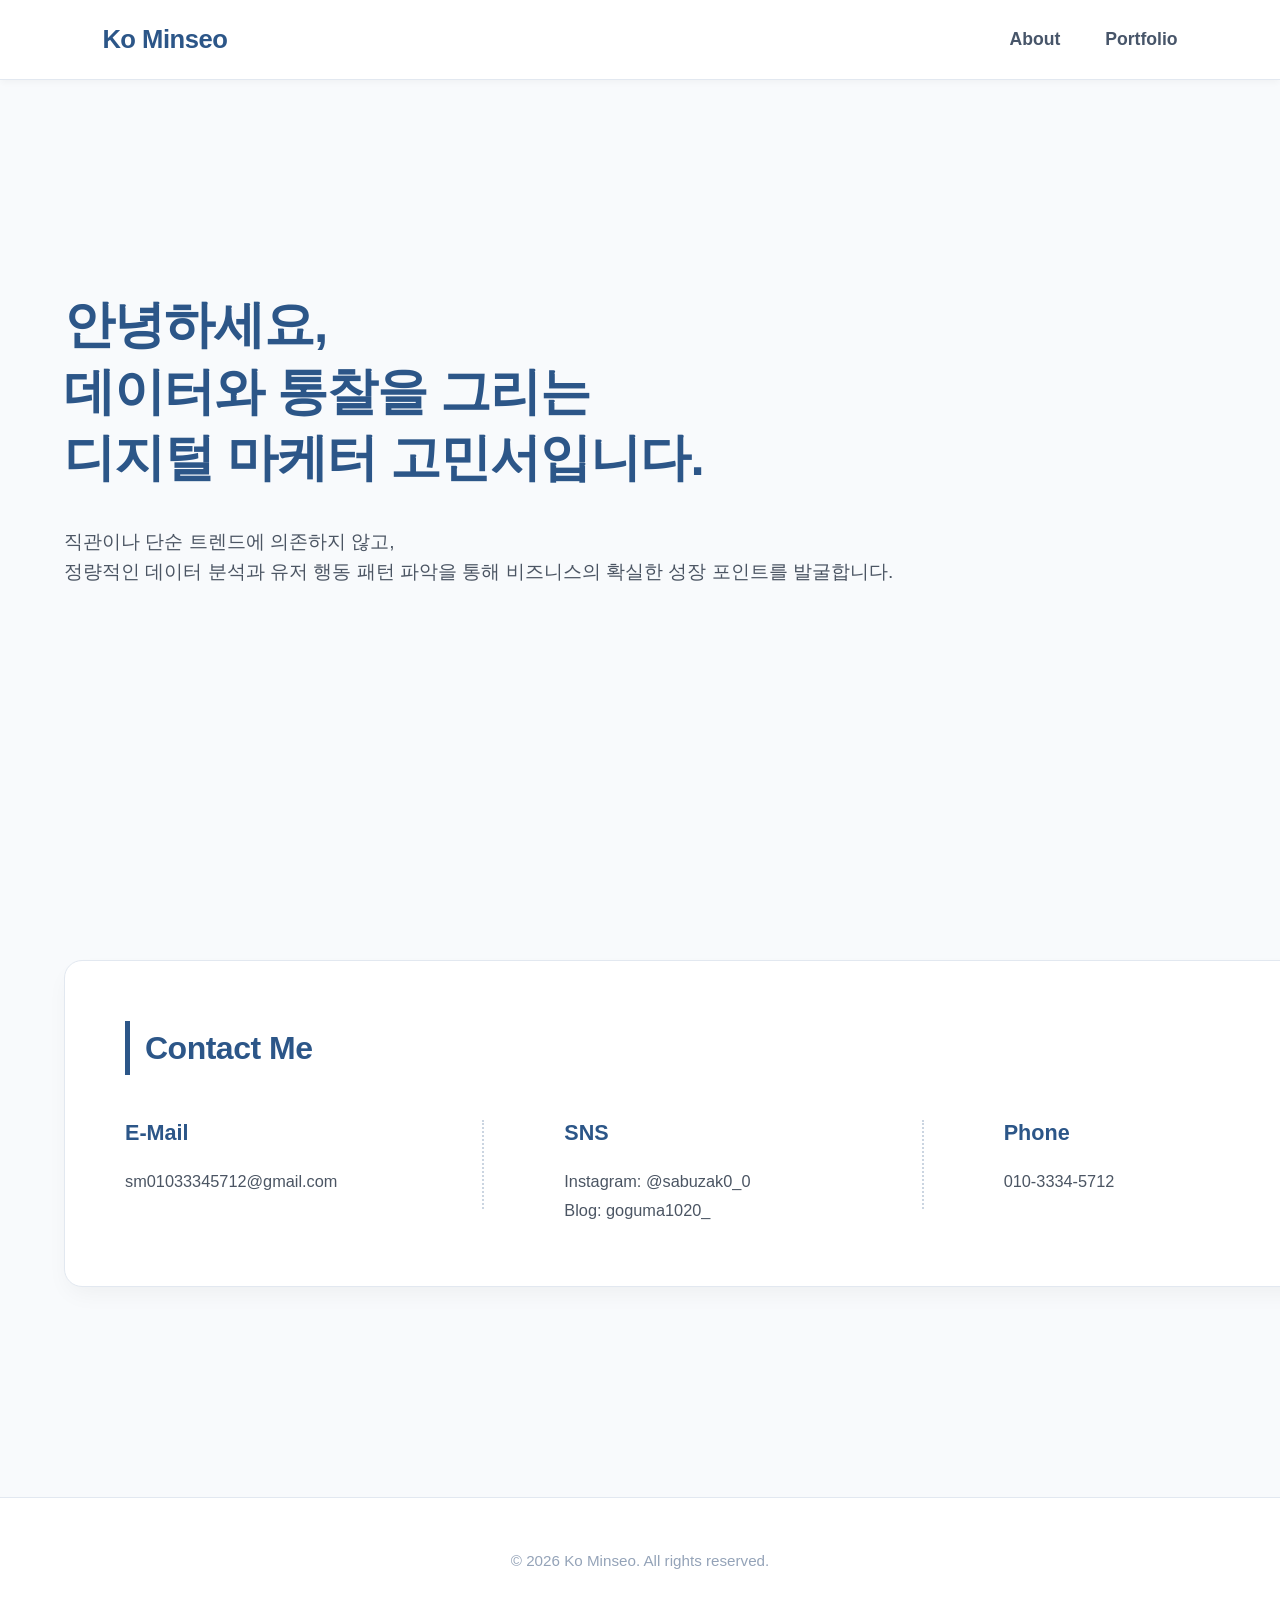
<file: index.html>
<!DOCTYPE html>
<html lang="ko">
<head>
    <meta charset="UTF-8">
    <meta name="viewport" content="width=device-width, initial-scale=1.0">
    <title>Home | Ko Minseo</title>
    <style>
        /* 공통 리셋 및 헤더 고정 스타일 */
        * { margin: 0; padding: 0; box-sizing: border-box; }
        body {
            font-family: 'Noto Sans KR', sans-serif; background-color: #f8fafc; color: #333333; line-height: 1.7; padding-top: 80px;
        }

        a { text-decoration: none; color: inherit; transition: color 0.3s ease; }
        
        header {
            position: fixed; top: 0; left: 0; width: 100%; height: 80px;
            background-color: rgba(255, 255, 255, 0.98); border-bottom: 1px solid #e2e8f0;
            display: flex; justify-content: space-between; align-items: center;
            padding: 0 8%; z-index: 1000; box-shadow: 0 4px 6px -1px rgba(0, 0, 0, 0.03);
            backdrop-filter: blur(8px);
        }
        
        .logo { font-size: 1.6rem; font-weight: 800; color: #2c5688; letter-spacing: -0.5px; }

        nav ul { display: flex; list-style: none; gap: 45px; }
        nav ul li a { font-size: 1.1rem; font-weight: 600; color: #475569; }
        nav ul li a:hover { color: #2c5688; }
        
        /* 여백 조정 */
        .container { width: 90%; max-width: 1400px; margin: 0 auto; padding: 40px 0; }
        footer { text-align: center; padding: 50px 0; color: #94a3b8; font-size: 0.95rem; border-top: 1px solid #e2e8f0; background-color: #ffffff; margin-top: 80px; }

        /* 상단 히어로 섹션 */
        .hero-section {
            min-height: calc(100vh - 260px);
            padding: 120px 0;
            display: flex;
            flex-direction: column;
            justify-content: center;
            gap: 25px;
        }
        .hero-section h1 { 
            font-size: 3.2rem; 
            font-weight: 800; 
            line-height: 1.3; 
            letter-spacing: -1px; 
            color: #2c5688; 
            word-break: keep-all; 
        }
        .hero-section p { 
            margin-top: 10px;
            font-size: 1.2rem; 
            color: #4b5563; 
            font-weight: 400; 
            line-height: 1.6; 
            max-width: 1400px; 
            word-break: keep-all; 
        }

        /* 연락처 섹션 */
        .content-section {
            margin-top: 200px;
            width: 1400px;
            background-color: #ffffff; 
            border-radius: 18px;
            padding: 60px; 
            border: 1px solid #e2e8f0;
            box-shadow: 0 10px 25px -5px rgba(0, 0, 0, 0.05);
            margin-bottom: 90px;
        }
        
        .content-section h2 { 
            font-size: 2rem; 
            color: #2c5688; 
            font-weight: 800; 
            margin-bottom: 40px; 
            border-left: 5px solid #2c5688; 
            padding-left: 15px; 
            letter-spacing: -0.5px;
        }
        
        .content-body { 
            display: grid; 
            grid-template-columns: repeat(3, 1fr); 
            gap: 40px; 
        }

        /* 항목 사이에 점선 구분선 및 여백 추가 */
        .content-text-block {
            position: relative;

        }

        /* 1번째, 2번째 블록 오른쪽에 세로 점선 추가 */
        .content-text-block:not(:last-child)::after {
            content: "";
            position: absolute;
            top: 5px;
            right: 40px; /* gap의 절반 위치 근처 */
            height: 80%;
            border-right: 2px dotted #cbd5e1; /* 점선 스타일 */
        }
        
        .content-text-block h3 { 
            font-size: 1.35rem; 
            font-weight: 700; 
            color: #2c5688; 
            margin-bottom: 15px; 
            word-break: keep-all;
        }
        .content-text-block p { 
            font-size: 1.02rem; 
            color: #4b5563; 
            text-align: justify; 
            word-break: keep-all; 
            line-height: 1.8;
        }
        .content-text-block p strong { 
            color: #2c5688; 
            font-weight: 700;
        }

    </style>
</head>
<body>
    <header>
        <div class="logo"><a href="index.html">Ko Minseo</a></div>
        <nav>
            <ul>
                <li><a href="about.html">About</a></li>
                <li><a href="portfolio.html">Portfolio</a></li>
            </ul>
        </nav>
    </header>

    <main class="container">
        <section class="hero-section">
            <h1>안녕하세요,<br>데이터와 통찰을 그리는<br>디지털 마케터 고민서입니다.</h1>
            <p>직관이나 단순 트렌드에 의존하지 않고, <br>정량적인 데이터 분석과 유저 행동 패턴 파악을 통해 비즈니스의 확실한 성장 포인트를 발굴합니다.</p>
        </section>

        <section class="content-section">
            <h2>Contact Me</h2>
            <div class="content-body">
                <div class="content-text-block">
                    <h3>E-Mail</h3>
                    <p>sm01033345712@gmail.com</p>
                </div>

                <div class="content-text-block">
                    <h3>SNS</h3>
                    <p>Instagram: @sabuzak0_0<br>
                    Blog: goguma1020_</p>
                </div>
                
                <div class="content-text-block">
                    <h3>Phone</h3>
                    <p>010-3334-5712</p>
                </div>
            </div>
        </section>
    </main>

    <footer><p>&copy; 2026 Ko Minseo. All rights reserved.</p></footer>
</body>
</html>
</file>
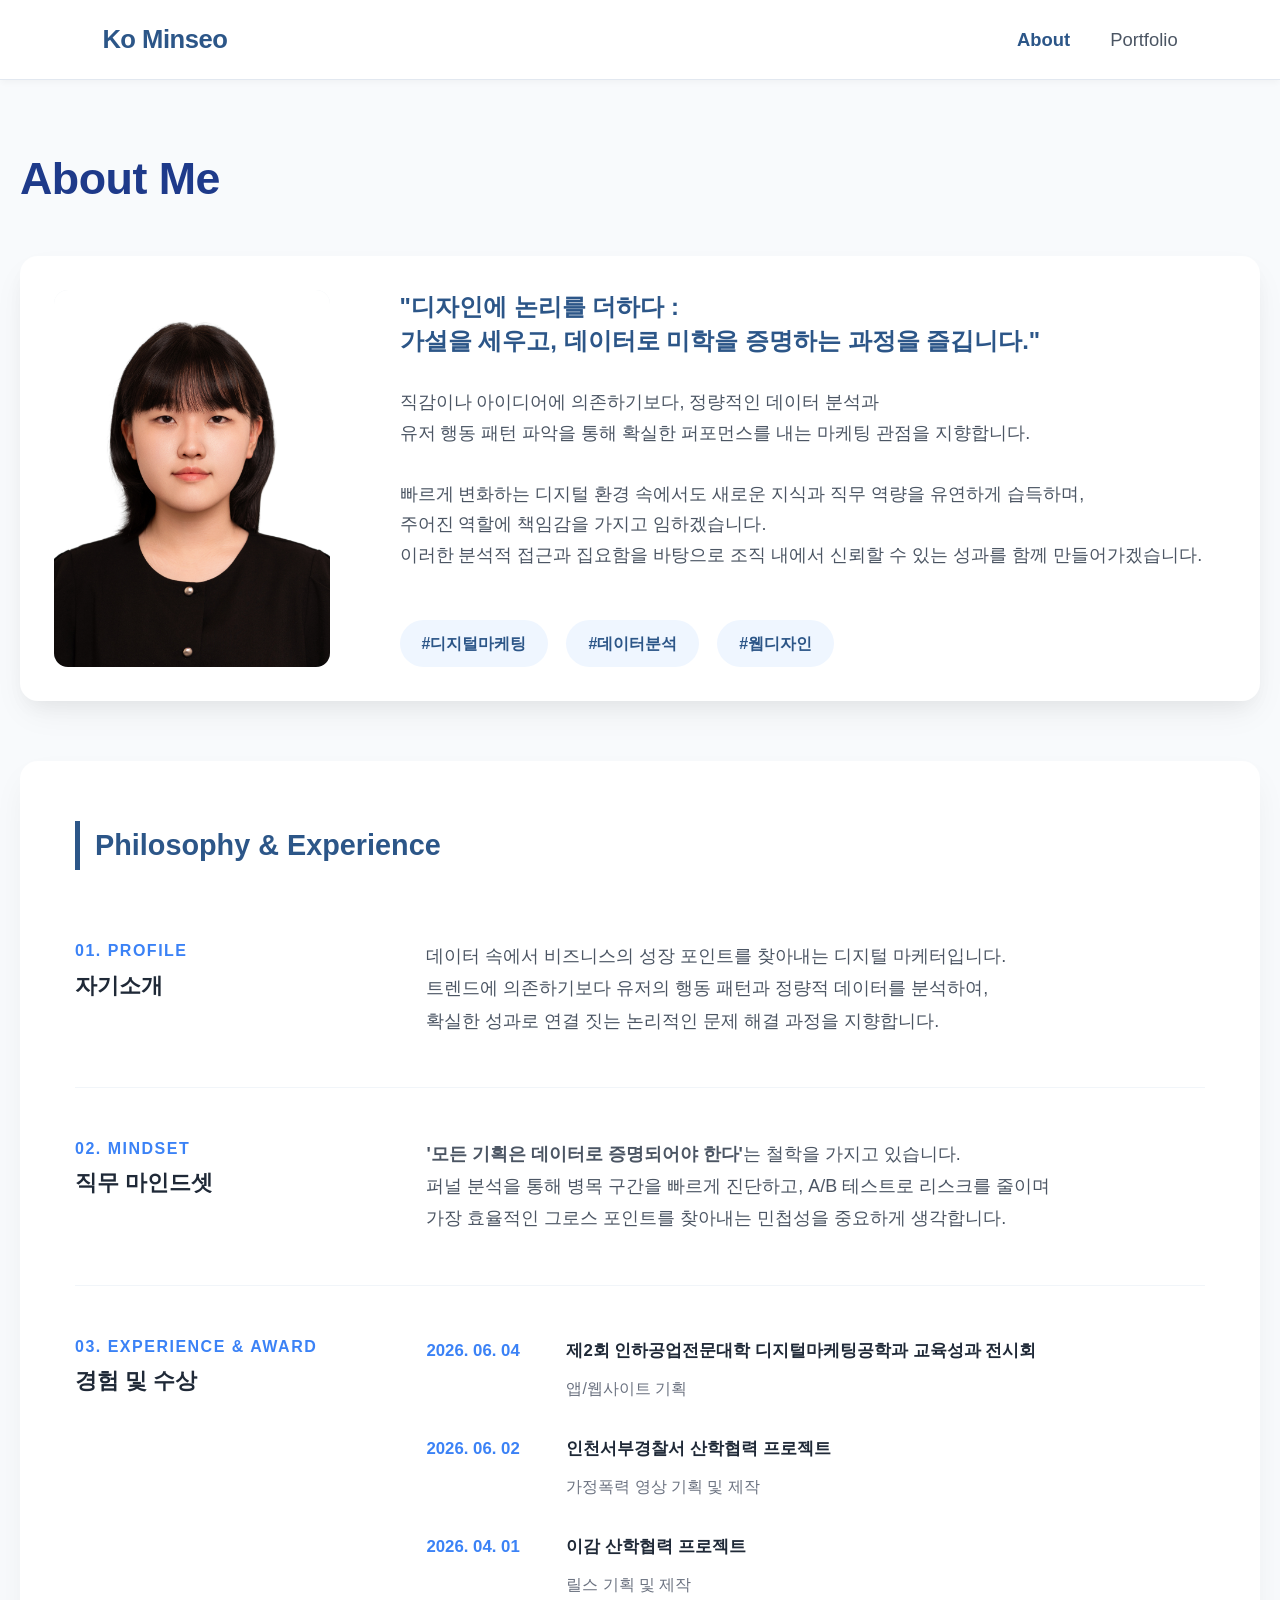
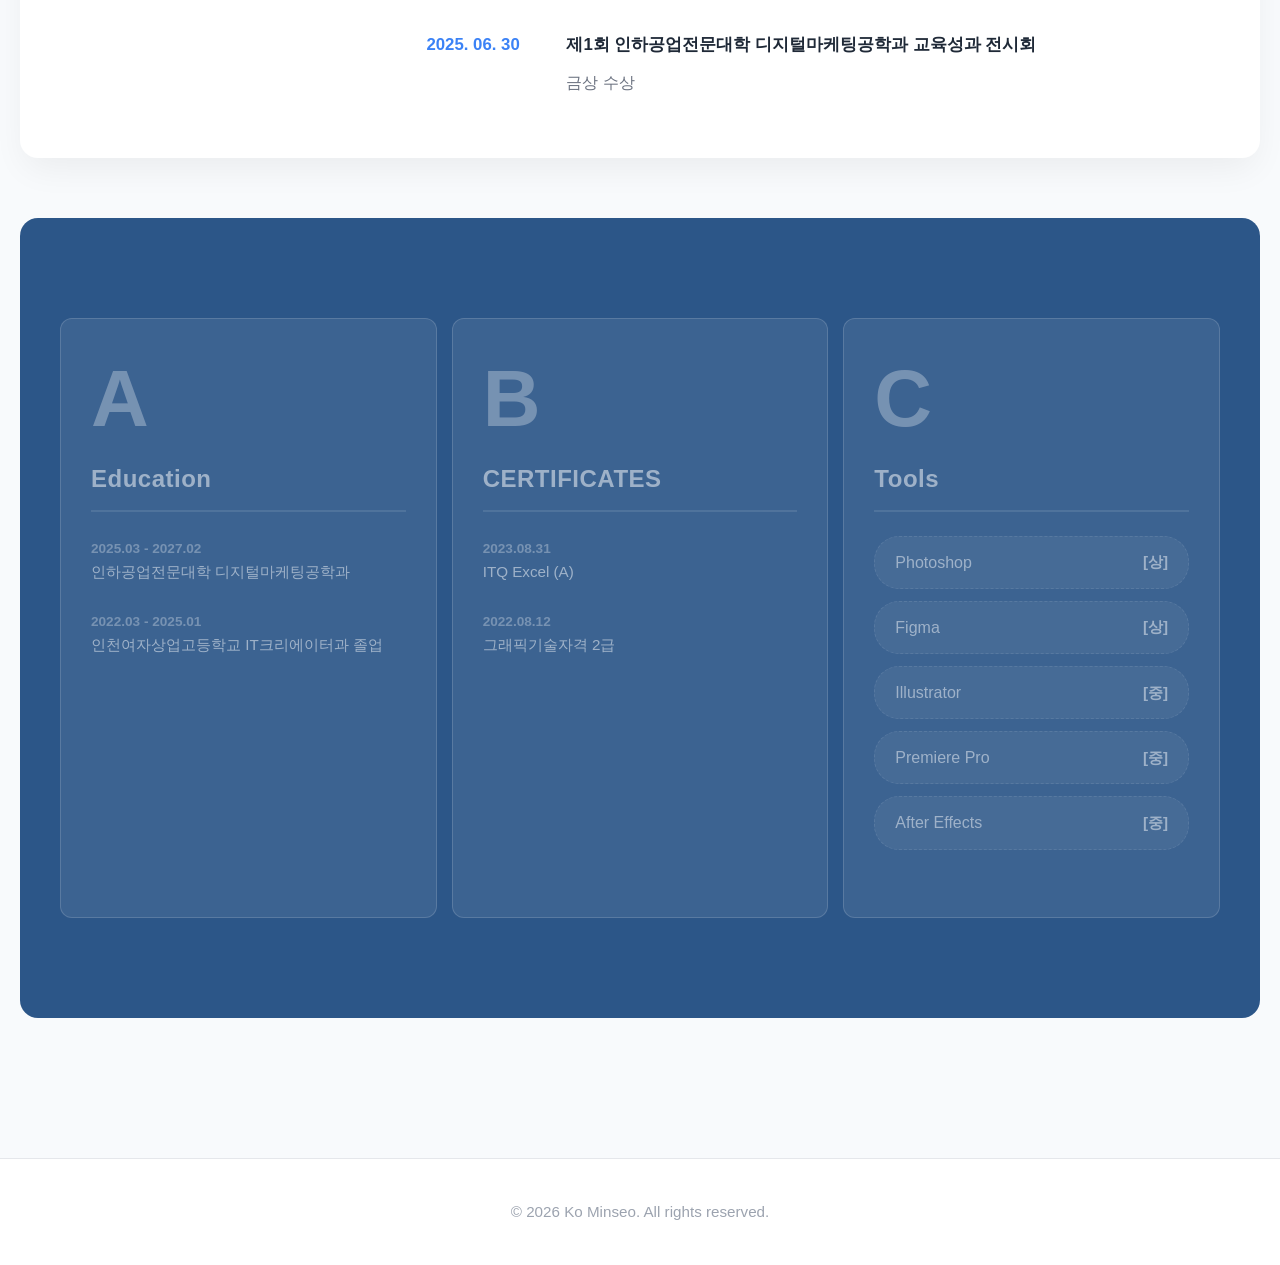
<file: about.html>
<!DOCTYPE html>
<html lang="ko">
<head>
    <meta charset="UTF-8">
    <meta name="viewport" content="width=device-width, initial-scale=1.0">
    <title>About | Ko Minseo</title>
    <style>
        /* 공통 리셋 및 헤더 고정 스타일 */
        * { margin: 0; padding: 0; box-sizing: border-box; }
        body {
            font-family: 'Noto Sans KR', sans-serif; background-color: #f8fafc; color: #333333; line-height: 1.7; padding-top: 80px;
        }

        a { text-decoration: none; color: inherit; transition: color 0.3s ease; }
        
        header {
            position: fixed; top: 0; left: 0; width: 100%; height: 80px;
            background-color: rgba(255, 255, 255, 0.98); border-bottom: 1px solid #e2e8f0;
            display: flex; justify-content: space-between; align-items: center;
            padding: 0 8%; z-index: 1000; box-shadow: 0 4px 6px -1px rgba(0, 0, 0, 0.03);
            backdrop-filter: blur(8px);
        }
        
        .logo { font-size: 1.6rem; font-weight: 800; color: #2c5688; letter-spacing: -0.5px; }

        nav ul { display: flex; list-style: none; gap: 40px; }
        nav ul li a { font-size: 1.15rem; font-weight: 500; color: #4b5563; }
        nav ul li a:hover { color: #2c5688; }
        
        .container { max-width: 1400px; margin: 0 auto; padding: 60px 20px; }

        footer { text-align: center; padding: 40px 0; color: #9ca3af; font-size: 0.95rem; border-top: 1px solid #e5e7eb; background-color: #ffffff; margin-top: 80px; }

        /* 프로필 카드 */
        .profile-card {
            background: #ffffff; border-radius: 18px; padding: 34px;
            box-shadow: 0 15px 35px -5px rgba(0, 0, 0, 0.06), 0 10px 20px -6px rgba(0, 0, 0, 0.05);
            display: grid; grid-template-columns: 0.5fr 1.5fr; gap: 70px; margin-top: 40px;
        }
        
        .profile-img {
            background-color: #f1f5f9;
            border-radius: 14px;
            min-height: 100px;
            display: flex;
            align-items: center;
            justify-content: center;
            box-shadow: inset 0 2px 4px rgba(0,0,0,0.02);
        }

        .intro-text h2 { color: #2c5688; margin-bottom: 30px; font-size: 1.5rem; font-weight: 800; line-height: 1.4; word-break: keep-all; }
        .intro-text p { color: #4b5563; font-size: 1.12rem; text-align: justify; word-break: keep-all; }
        .keywords { display: flex; gap: 18px; margin-top: 50px; flex-wrap: wrap; }
        .keyword-tag { background-color: #eff6ff; color: #2c5688; padding: 10px 22px; border-radius: 50px; font-weight: 600; font-size: 1rem; }

        /* 기존 01, 02, 03 섹션 (흰색 박스) */
        .story-section { margin-top: 60px; background: #ffffff; border-radius: 18px; padding: 60px 55px; box-shadow: 0 15px 35px -5px rgba(0, 0, 0, 0.06); }
        .story-section h3 { font-size: 1.8rem; color: #2c5688; margin-bottom: 70px; font-weight: 800; border-left: 5px solid #2c5688; padding-left: 15px; }
        .story-block { 
            display: grid; grid-template-columns: 1fr 2.5fr; gap: 40px;
            margin-bottom: 50px; padding-bottom: 50px; border-bottom: 1px solid #f1f5f9; 
        }
        .story-block:last-child { border-bottom: none; margin-bottom: 0; padding-bottom: 0; }
        .story-block .block-title { font-size: 1.35rem; color: #1f2937; font-weight: 800; line-height: 1.4; }
        .story-block .block-title span { color: #3b82f6; font-size: 1rem; font-weight: 800; display: block; margin-bottom: 8px; letter-spacing: 1.5px; }
        .story-block .block-desc { color: #4b5563; font-size: 1.12rem; text-align: justify; line-height: 1.8; }

        .experience-list { list-style: none; }
        .experience-list li {
            display: grid; grid-template-columns: 110px 1fr; margin-bottom: 30px; font-size: 1.05rem; column-gap: 30px;
        }

        .experience-list li:last-child { margin-bottom: 0; }
        .experience-list li .date { font-weight: 800; color: #3b82f6; }
        .experience-list li .desc { font-weight: 800; color: #1f2937; margin-bottom: 8px; }
        .experience-list li .detail { display: block; font-size: 0.98rem; color: #6b7280; line-height: 1.9; }

        /* 하단 아코디언 카드 섹션 (파란색 배경) */
        .about-section {
            background-color: #2c5688; border-radius: 18px; padding: 100px 0; margin-top: 60px;
        }
        .section-inner { max-width: 1200px; margin: 0 auto; padding: 0 20px; }

        .accordion-content { width: 100%; background-color: transparent; }

        .accordion { display: flex; width: 100%; gap: 15px; list-style: none; }

        .accordion li {
            flex: 1; height: 600px; background-color: rgba(255, 255, 255, 0.08);
            border: 1px solid rgba(255, 255, 255, 0.15); border-radius: 12px;
            cursor: pointer; position: relative; padding: 40px 30px;
            display: flex; flex-direction: column; justify-content: flex-start;
            overflow: hidden; transition: all 0.5s cubic-bezier(0.25, 1, 0.5, 1);
        }
        .accordion li * { transition: all 0.3s ease; }
        .accordion li:hover {
            flex: 2.5; background-color: #ffffff; box-shadow: 0 15px 40px rgba(0,0,0,0.2);
        }
        .accordion li .number {
            font-size: 5rem; font-weight: 800; color: rgba(255, 255, 255, 0.3);
            margin-bottom: 20px; line-height: 1;
        }
        .accordion li:hover .number { color: #2c5688; }
        .accordion li .info { color: #ffffff; opacity: 0.5; }
        .accordion li:hover .info { color: #333333; opacity: 1; }
        .info h2 {
            font-size: 1.5rem; margin-bottom: 1.5rem; letter-spacing: 0.5px;
            border-bottom: 2px solid rgba(255,255,255,0.2); padding-bottom: 10px;
        }
        .accordion li:hover .info h2 { border-bottom-color: #2c5688; }
        .info p { font-size: 0.95rem; line-height: 1.6; }
        .info p strong { font-size: 0.85rem; color: rgba(255,255,255,0.6); }
        .accordion li:hover .info p strong { color: #2c5688; }

        .skill-list { display: flex; flex-direction: column; gap: 12px; margin-top: 10px; }
        .skill-list li {
            display: flex; flex-direction: row; align-items: center; justify-content: space-between;
            padding: 12px 20px; border-radius: 25px; background-color: rgba(255, 255, 255, 0.1);
            border: 1px dashed rgba(255, 255, 255, 0.2); font-size: 0.95rem;
        }
        .accordion li:hover .skill-list li {
            background-color: rgba(44, 86, 136, 0.85); border-color: rgba(44, 86, 136, 0.2); color: #ffffff;
        }
        .accordion li:hover .skill-list li strong {
            color: #51cadf; background-color: rgba(255, 255, 255, 0.15);
        }
        .skill-list li span { font-size: 1rem; font-weight: 500; }
        .accordion li:hover .skill-list li strong,
        .accordion li:hover .info p strong {
            background-color: transparent; padding: 0; border-radius: 0;
        }
    </style>

</head>
<body>
    <header>
        <div class="logo"><a href="index.html">Ko Minseo</a></div>
        <nav>
            <ul>
                <li><a href="about.html" style="color: #2c5688; font-weight: 700;">About</a></li>
                <li><a href="portfolio.html">Portfolio</a></li>
            </ul>
        </nav>
    </header>

    <main class="container">
        <h1 style="font-size: 2.8rem; color: #1e3a8a; font-weight: 800; letter-spacing: -0.5px;">About Me</h1>
        
        <div class="profile-card">
            <div class="profile-img">
                <img src="img/profile.jpeg" alt="프로필 사진" style="width: 100%; height: 100%; object-fit: cover; border-radius: 14px;">
            </div>

            <div class="intro-text">
                <h2>"디자인에 논리를 더하다 :<br>가설을 세우고, 데이터로 미학을 증명하는 과정을 즐깁니다."</h2>
                <p>직감이나 아이디어에 의존하기보다, 정량적인 데이터 분석과
                    <br> 유저 행동 패턴 파악을 통해 확실한 퍼포먼스를 내는 마케팅 관점을 지향합니다.
                    <br><br>빠르게 변화하는 디지털 환경 속에서도 새로운 지식과 직무 역량을 유연하게 습득하며, <br>주어진 역할에 책임감을 가지고 임하겠습니다.
                    <br>이러한 분석적 접근과 집요함을 바탕으로 조직 내에서 신뢰할 수 있는 성과를 함께 만들어가겠습니다.
                </p>
                
                <div class="keywords">
                    <span class="keyword-tag">#디지털마케팅</span>
                    <span class="keyword-tag">#데이터분석</span>
                    <span class="keyword-tag">#웹디자인</span>
                </div>
            </div>
        </div>

        <section class="story-section">
            <h3>Philosophy & Experience</h3>
            
            <div class="story-block">
                <div class="block-title">
                    <span>01. PROFILE</span>
                    자기소개
                </div>
                <div class="block-desc">
                    데이터 속에서 비즈니스의 성장 포인트를 찾아내는 디지털 마케터입니다. <br>트렌드에 의존하기보다 유저의 행동 패턴과 정량적 데이터를 분석하여,
                    <br>확실한 성과로 연결 짓는 논리적인 문제 해결 과정을 지향합니다.
                </div>
            </div>

            <div class="story-block">
                <div class="block-title">
                    <span>02. MINDSET</span>
                    직무 마인드셋
                </div>
                <div class="block-desc">
                    <strong>'모든 기획은 데이터로 증명되어야 한다'</strong>는 철학을 가지고 있습니다.
                    <br> 퍼널 분석을 통해 병목 구간을 빠르게 진단하고, A/B 테스트로 리스크를 줄이며 <br>가장 효율적인 그로스 포인트를 찾아내는 민첩성을 중요하게 생각합니다.
                </div>
            </div>
            
            <div class="story-block">
                <div class="block-title">
                    <span>03. EXPERIENCE & AWARD</span>
                    경험 및 수상
                </div>
                <div class="block-desc">
                    <ul class="experience-list">
                        <li>
                            <span class="date">2026. 06. 04</span>
                            <div>
                                <p class="desc">제2회 인하공업전문대학 디지털마케팅공학과 교육성과 전시회</p>
                                <span class="detail">앱/웹사이트 기획</span>
                            </div>
                        </li>
                        <li>
                            <span class="date">2026. 06. 02</span>
                            <div>
                                <p class="desc">인천서부경찰서 산학협력 프로젝트</p>
                                <span class="detail">가정폭력 영상 기획 및 제작</span>
                            </div>
                        </li>
                        <li>
                            <span class="date">2026. 04. 01</span>
                            <div>
                                <p class="desc">이감 산학협력 프로젝트</p>
                                <span class="detail">릴스 기획 및 제작</span>
                            </div>
                        </li>
                        <li>
                            <span class="date">2025. 06. 30</span>
                            <div>
                                <p class="desc">제1회 인하공업전문대학 디지털마케팅공학과 교육성과 전시회</p>
                                <span class="detail">금상 수상</span>
                            </div>
                        </li>
                    </ul>
                </div>
            </div>
        </section>

        <section class="about-section">
            <div class="section-inner">
                <div class="accordion-content">
                    <ul class="accordion">
                        <li>
                            <div class="number">A</div>
                            <div class="info">
                                <h2>Education</h2>
                                <p>
                                    <strong>2025.03 - 2027.02</strong><br> 인하공업전문대학 디지털마케팅공학과<br><br>
                                    <strong>2022.03 - 2025.01</strong><br> 인천여자상업고등학교 IT크리에이터과 졸업
                                </p>
                            </div>
                        </li>

                        <li>
                            <div class="number">B</div>
                            <div class="info">
                                <h2>CERTIFICATES</h2>
                                <p>
                                    <strong>2023.08.31</strong><br> ITQ Excel (A)<br><br>
                                    <strong>2022.08.12</strong><br> 그래픽기술자격 2급
                                </p>
                            </div>
                        </li>

                        <li>
                            <div class="number">C</div>
                            <div class="info">
                                <h2>Tools</h2>
                                <ul class="skill-list">
                                    <li><span>Photoshop</span><strong>[상]</strong></li>
                                    <li><span>Figma</span><strong>[상]</strong></li>
                                    <li><span>Illustrator</span><strong>[중]</strong></li>
                                    <li><span>Premiere Pro</span><strong>[중]</strong></li>
                                    <li><span>After Effects</span><strong>[중]</strong></li>
                                </ul>
                            </div>
                        </li>
                    </ul>
                </div>
            </div>
        </section>
    </main>

    <footer><p>&copy; 2026 Ko Minseo. All rights reserved.</p></footer>
</body>
</html>
</file>
